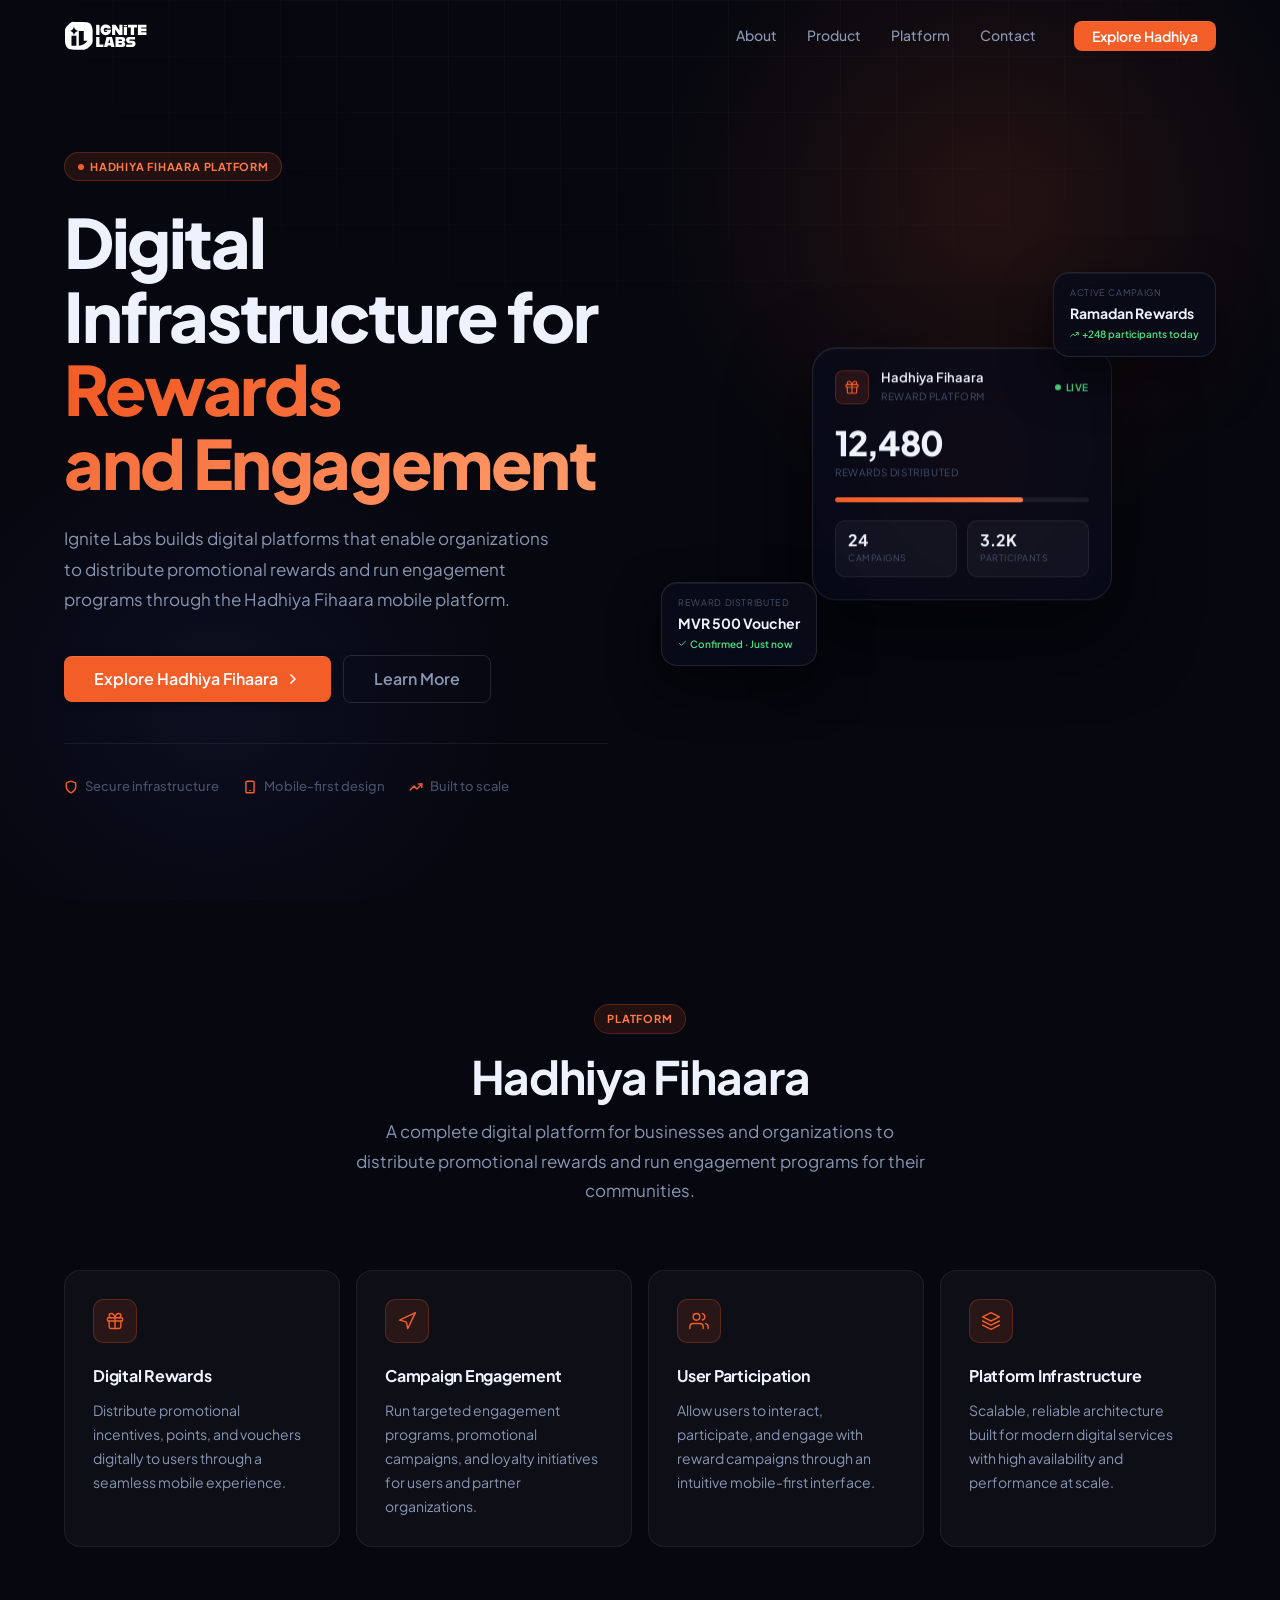
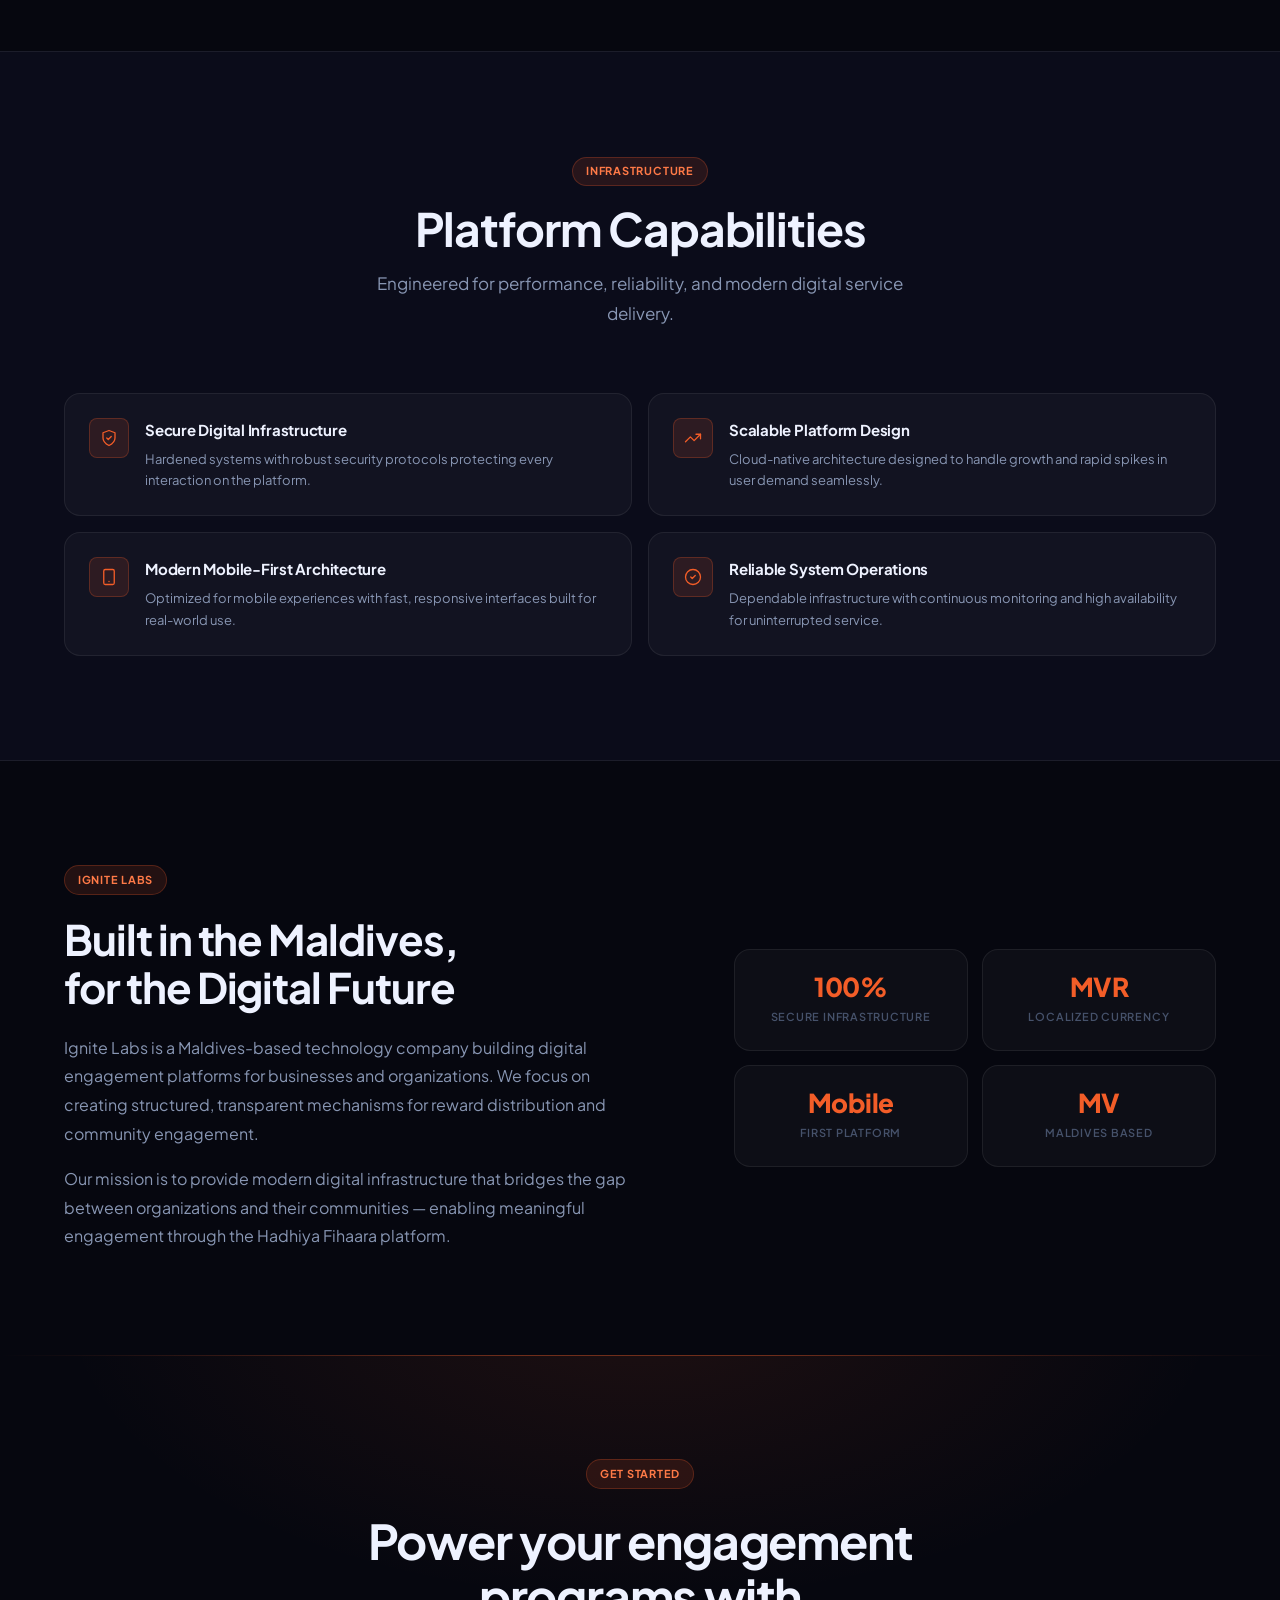
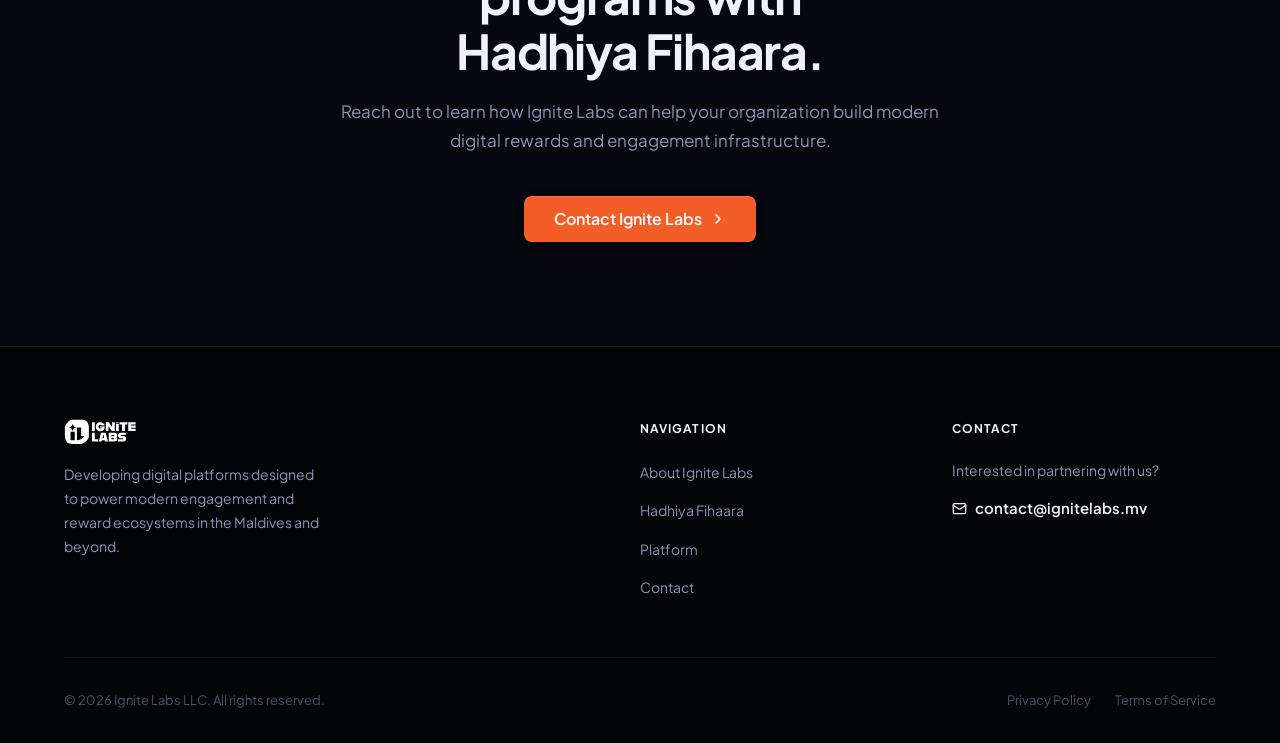
<file: index.html>
<!DOCTYPE html>
<html lang="en">
<head>
  <meta charset="UTF-8">
  <meta name="viewport" content="width=device-width, initial-scale=1.0">
  <title>Ignite Labs — Digital Infrastructure for Rewards and Engagement</title>
  <meta name="description" content="Ignite Labs builds digital platforms that enable organizations to distribute promotional rewards and run engagement programs through the Hadhiya Fihaara mobile platform.">
  <meta name="theme-color" content="#06070f">

  <link rel="preconnect" href="https://fonts.googleapis.com">
  <link rel="preconnect" href="https://fonts.gstatic.com" crossorigin>
  <link href="https://fonts.googleapis.com/css2?family=Plus+Jakarta+Sans:wght@400;500;600;700;800&display=swap" rel="stylesheet">
  <link rel="stylesheet" href="styles.css">
</head>
<body>

  <!-- ════════════════════════════════════════════
       NAVIGATION
  ════════════════════════════════════════════ -->
  <nav class="nav" id="nav">
    <div class="nav__inner">
      <a href="#" class="nav__logo" aria-label="Ignite Labs home">
        <img src="logo_hr_light.svg" alt="Ignite Labs">
      </a>

      <div class="nav__links">
        <a href="#about">About</a>
        <a href="#product">Product</a>
        <a href="#platform">Platform</a>
        <a href="#contact">Contact</a>
      </div>

      <div class="nav__cta">
        <a href="#product" class="btn btn--nav">Explore Hadhiya</a>
      </div>

      <button class="nav__mobile-btn" id="mobile-btn" aria-label="Open menu" aria-expanded="false">
        <svg xmlns="http://www.w3.org/2000/svg" width="22" height="22" viewBox="0 0 24 24"
             fill="none" stroke="currentColor" stroke-width="2"
             stroke-linecap="round" stroke-linejoin="round">
          <line x1="3" y1="6"  x2="21" y2="6"/>
          <line x1="3" y1="12" x2="21" y2="12"/>
          <line x1="3" y1="18" x2="21" y2="18"/>
        </svg>
      </button>
    </div>

    <div class="nav__mobile-menu" id="mobile-menu">
      <a href="#about">About</a>
      <a href="#product">Product</a>
      <a href="#platform">Platform</a>
      <a href="#contact">Contact</a>
      <a href="#product" class="btn btn--primary" style="margin-top:0.5rem;justify-content:center;">Explore Hadhiya</a>
    </div>
  </nav>


  <!-- ════════════════════════════════════════════
       HERO
  ════════════════════════════════════════════ -->
  <section class="hero" id="home">
    <div class="hero__bg" aria-hidden="true">
      <div class="hero__bg-r1"></div>
      <div class="hero__bg-r2"></div>
      <div class="hero__bg-grid"></div>
    </div>

    <div class="container hero__container">

      <!-- Left: copy -->
      <div class="hero__content">
        <div class="hero__eyebrow">
          <span class="badge">
            <span class="badge__dot"></span>
            Hadhiya Fihaara Platform
          </span>
        </div>

        <h1 class="hero__headline">
          Digital Infrastructure for
          <span>Rewards and&nbsp;Engagement</span>
        </h1>

        <p class="hero__subtext">
          Ignite Labs builds digital platforms that enable organizations to distribute
          promotional rewards and run engagement programs through the Hadhiya Fihaara
          mobile platform.
        </p>

        <div class="hero__actions">
          <a href="#product" class="btn btn--primary btn--lg">
            Explore Hadhiya Fihaara
            <svg xmlns="http://www.w3.org/2000/svg" width="16" height="16" viewBox="0 0 24 24"
                 fill="none" stroke="currentColor" stroke-width="2.5"
                 stroke-linecap="round" stroke-linejoin="round" aria-hidden="true">
              <path d="m9 18 6-6-6-6"/>
            </svg>
          </a>
          <a href="#about" class="btn btn--ghost btn--lg">Learn More</a>
        </div>

        <div class="hero__trust">
          <span class="hero__trust-item">
            <svg xmlns="http://www.w3.org/2000/svg" width="14" height="14" viewBox="0 0 24 24"
                 fill="none" stroke="currentColor" stroke-width="2.5"
                 stroke-linecap="round" stroke-linejoin="round" aria-hidden="true">
              <path d="M12 22s8-4 8-10V5l-8-3-8 3v7c0 6 8 10 8 10z"/>
            </svg>
            Secure infrastructure
          </span>
          <span class="hero__trust-item">
            <svg xmlns="http://www.w3.org/2000/svg" width="14" height="14" viewBox="0 0 24 24"
                 fill="none" stroke="currentColor" stroke-width="2.5"
                 stroke-linecap="round" stroke-linejoin="round" aria-hidden="true">
              <rect x="5" y="2" width="14" height="20" rx="2" ry="2"/>
              <line x1="12" y1="18" x2="12.01" y2="18"/>
            </svg>
            Mobile-first design
          </span>
          <span class="hero__trust-item">
            <svg xmlns="http://www.w3.org/2000/svg" width="14" height="14" viewBox="0 0 24 24"
                 fill="none" stroke="currentColor" stroke-width="2.5"
                 stroke-linecap="round" stroke-linejoin="round" aria-hidden="true">
              <polyline points="22 7 13.5 15.5 8.5 10.5 2 17"/>
              <polyline points="16 7 22 7 22 13"/>
            </svg>
            Built to scale
          </span>
        </div>
      </div>

      <!-- Right: CSS product mockup -->
      <div class="hero__visual" aria-hidden="true">
        <div class="mockup">
          <div class="mockup__glow"></div>

          <!-- Main dashboard card -->
          <div class="mockup__main">
            <div class="mockup__header">
              <div class="mockup__icon">
                <!-- Gift icon -->
                <svg xmlns="http://www.w3.org/2000/svg" width="16" height="16" viewBox="0 0 24 24"
                     fill="none" stroke="currentColor" stroke-width="1.75"
                     stroke-linecap="round" stroke-linejoin="round">
                  <rect x="3" y="8" width="18" height="4" rx="1"/>
                  <path d="M12 8v13M19 12v7a2 2 0 0 1-2 2H7a2 2 0 0 1-2-2v-7"/>
                  <path d="M7.5 8a2.5 2.5 0 0 1 0-5A4.8 8 0 0 1 12 8a4.8 8 0 0 1 4.5-5 2.5 2.5 0 0 1 0 5"/>
                </svg>
              </div>
              <div>
                <div class="mockup__name">Hadhiya Fihaara</div>
                <div class="mockup__sub">Reward Platform</div>
              </div>
              <div class="mockup__live">
                <span class="mockup__live-dot"></span>
                Live
              </div>
            </div>

            <div class="mockup__stat">
              <div class="mockup__stat-num">12,480</div>
              <div class="mockup__stat-lbl">Rewards Distributed</div>
            </div>

            <div class="mockup__bar">
              <div class="mockup__bar-fill"></div>
            </div>

            <div class="mockup__row">
              <div class="mockup__cell">
                <div class="mockup__cell-num">24</div>
                <div class="mockup__cell-lbl">Campaigns</div>
              </div>
              <div class="mockup__cell">
                <div class="mockup__cell-num">3.2K</div>
                <div class="mockup__cell-lbl">Participants</div>
              </div>
            </div>
          </div>

          <!-- Float card 1: campaign stat -->
          <div class="mockup__float mockup__float--1">
            <div class="mockup__float-eyebrow">Active Campaign</div>
            <div class="mockup__float-val">Ramadan Rewards</div>
            <div class="mockup__float-sub">
              <svg xmlns="http://www.w3.org/2000/svg" width="9" height="9" viewBox="0 0 24 24"
                   fill="none" stroke="currentColor" stroke-width="2.5"
                   stroke-linecap="round" stroke-linejoin="round" aria-hidden="true">
                <polyline points="22 7 13.5 15.5 8.5 10.5 2 17"/>
                <polyline points="16 7 22 7 22 13"/>
              </svg>
              +248 participants today
            </div>
          </div>

          <!-- Float card 2: reward notification -->
          <div class="mockup__float mockup__float--2">
            <div class="mockup__float-eyebrow">Reward Distributed</div>
            <div class="mockup__float-val">MVR 500 Voucher</div>
            <div class="mockup__float-sub">
              <svg xmlns="http://www.w3.org/2000/svg" width="9" height="9" viewBox="0 0 24 24"
                   fill="none" stroke="currentColor" stroke-width="2.5"
                   stroke-linecap="round" stroke-linejoin="round" aria-hidden="true">
                <polyline points="20 6 9 17 4 12"/>
              </svg>
              Confirmed · Just now
            </div>
          </div>
        </div>
      </div>

    </div>
  </section>


  <!-- ════════════════════════════════════════════
       PRODUCT OVERVIEW — Hadhiya Fihaara
  ════════════════════════════════════════════ -->
  <section class="section" id="product">
    <div class="container">

      <div class="section__header reveal">
        <span class="badge">Platform</span>
        <h2>Hadhiya Fihaara</h2>
        <p>
          A complete digital platform for businesses and organizations to distribute promotional
          rewards and run engagement programs for their communities.
        </p>
      </div>

      <div class="cards-grid">

        <div class="card reveal reveal-d1">
          <div class="card__icon">
            <!-- Gift -->
            <svg xmlns="http://www.w3.org/2000/svg" width="20" height="20" viewBox="0 0 24 24"
                 fill="none" stroke="currentColor" stroke-width="1.75"
                 stroke-linecap="round" stroke-linejoin="round" aria-hidden="true">
              <rect x="3" y="8" width="18" height="4" rx="1"/>
              <path d="M12 8v13M19 12v7a2 2 0 0 1-2 2H7a2 2 0 0 1-2-2v-7"/>
              <path d="M7.5 8a2.5 2.5 0 0 1 0-5A4.8 8 0 0 1 12 8a4.8 8 0 0 1 4.5-5 2.5 2.5 0 0 1 0 5"/>
            </svg>
          </div>
          <h3 class="card__title">Digital Rewards</h3>
          <p class="card__desc">
            Distribute promotional incentives, points, and vouchers digitally to users
            through a seamless mobile experience.
          </p>
        </div>

        <div class="card reveal reveal-d2">
          <div class="card__icon">
            <!-- Broadcast / send -->
            <svg xmlns="http://www.w3.org/2000/svg" width="20" height="20" viewBox="0 0 24 24"
                 fill="none" stroke="currentColor" stroke-width="1.75"
                 stroke-linecap="round" stroke-linejoin="round" aria-hidden="true">
              <path d="m3 11 19-9-9 19-2-8-8-2z"/>
            </svg>
          </div>
          <h3 class="card__title">Campaign Engagement</h3>
          <p class="card__desc">
            Run targeted engagement programs, promotional campaigns, and loyalty
            initiatives for users and partner organizations.
          </p>
        </div>

        <div class="card reveal reveal-d3">
          <div class="card__icon">
            <!-- Users -->
            <svg xmlns="http://www.w3.org/2000/svg" width="20" height="20" viewBox="0 0 24 24"
                 fill="none" stroke="currentColor" stroke-width="1.75"
                 stroke-linecap="round" stroke-linejoin="round" aria-hidden="true">
              <path d="M17 21v-2a4 4 0 0 0-4-4H5a4 4 0 0 0-4 4v2"/>
              <circle cx="9" cy="7" r="4"/>
              <path d="M23 21v-2a4 4 0 0 0-3-3.87"/>
              <path d="M16 3.13a4 4 0 0 1 0 7.75"/>
            </svg>
          </div>
          <h3 class="card__title">User Participation</h3>
          <p class="card__desc">
            Allow users to interact, participate, and engage with reward campaigns
            through an intuitive mobile-first interface.
          </p>
        </div>

        <div class="card reveal reveal-d4">
          <div class="card__icon">
            <!-- Layers -->
            <svg xmlns="http://www.w3.org/2000/svg" width="20" height="20" viewBox="0 0 24 24"
                 fill="none" stroke="currentColor" stroke-width="1.75"
                 stroke-linecap="round" stroke-linejoin="round" aria-hidden="true">
              <polygon points="12 2 2 7 12 12 22 7 12 2"/>
              <polyline points="2 17 12 22 22 17"/>
              <polyline points="2 12 12 17 22 12"/>
            </svg>
          </div>
          <h3 class="card__title">Platform Infrastructure</h3>
          <p class="card__desc">
            Scalable, reliable architecture built for modern digital services with
            high availability and performance at scale.
          </p>
        </div>

      </div>
    </div>
  </section>


  <!-- ════════════════════════════════════════════
       PLATFORM CAPABILITIES
  ════════════════════════════════════════════ -->
  <section class="section section--alt" id="platform">
    <div class="container">

      <div class="section__header reveal">
        <span class="badge">Infrastructure</span>
        <h2>Platform Capabilities</h2>
        <p>Engineered for performance, reliability, and modern digital service delivery.</p>
      </div>

      <div class="capabilities-grid">

        <div class="capability reveal reveal-d1">
          <div class="capability__icon">
            <!-- Shield check -->
            <svg xmlns="http://www.w3.org/2000/svg" width="18" height="18" viewBox="0 0 24 24"
                 fill="none" stroke="currentColor" stroke-width="1.75"
                 stroke-linecap="round" stroke-linejoin="round" aria-hidden="true">
              <path d="M12 22s8-4 8-10V5l-8-3-8 3v7c0 6 8 10 8 10z"/>
              <polyline points="9 12 11 14 15 10"/>
            </svg>
          </div>
          <div class="capability__body">
            <h3>Secure Digital Infrastructure</h3>
            <p>Hardened systems with robust security protocols protecting every interaction on the platform.</p>
          </div>
        </div>

        <div class="capability reveal reveal-d2">
          <div class="capability__icon">
            <!-- Trending up -->
            <svg xmlns="http://www.w3.org/2000/svg" width="18" height="18" viewBox="0 0 24 24"
                 fill="none" stroke="currentColor" stroke-width="1.75"
                 stroke-linecap="round" stroke-linejoin="round" aria-hidden="true">
              <polyline points="22 7 13.5 15.5 8.5 10.5 2 17"/>
              <polyline points="16 7 22 7 22 13"/>
            </svg>
          </div>
          <div class="capability__body">
            <h3>Scalable Platform Design</h3>
            <p>Cloud-native architecture designed to handle growth and rapid spikes in user demand seamlessly.</p>
          </div>
        </div>

        <div class="capability reveal reveal-d3">
          <div class="capability__icon">
            <!-- Smartphone -->
            <svg xmlns="http://www.w3.org/2000/svg" width="18" height="18" viewBox="0 0 24 24"
                 fill="none" stroke="currentColor" stroke-width="1.75"
                 stroke-linecap="round" stroke-linejoin="round" aria-hidden="true">
              <rect x="5" y="2" width="14" height="20" rx="2" ry="2"/>
              <line x1="12" y1="18" x2="12.01" y2="18"/>
            </svg>
          </div>
          <div class="capability__body">
            <h3>Modern Mobile-First Architecture</h3>
            <p>Optimized for mobile experiences with fast, responsive interfaces built for real-world use.</p>
          </div>
        </div>

        <div class="capability reveal reveal-d4">
          <div class="capability__icon">
            <!-- Check circle -->
            <svg xmlns="http://www.w3.org/2000/svg" width="18" height="18" viewBox="0 0 24 24"
                 fill="none" stroke="currentColor" stroke-width="1.75"
                 stroke-linecap="round" stroke-linejoin="round" aria-hidden="true">
              <circle cx="12" cy="12" r="10"/>
              <polyline points="9 12 11 14 15 10"/>
            </svg>
          </div>
          <div class="capability__body">
            <h3>Reliable System Operations</h3>
            <p>Dependable infrastructure with continuous monitoring and high availability for uninterrupted service.</p>
          </div>
        </div>

      </div>
    </div>
  </section>


  <!-- ════════════════════════════════════════════
       ABOUT IGNITE LABS
  ════════════════════════════════════════════ -->
  <section class="section" id="about">
    <div class="container">
      <div class="about__layout">

        <div class="about__content reveal">
          <div class="about__badge">
            <span class="badge">Ignite Labs</span>
          </div>
          <h2 class="about__headline">
            Built in the Maldives,<br>for the Digital Future
          </h2>
          <p class="about__body">
            Ignite Labs is a Maldives-based technology company building digital engagement
            platforms for businesses and organizations. We focus on creating structured,
            transparent mechanisms for reward distribution and community engagement.
          </p>
          <p class="about__body">
            Our mission is to provide modern digital infrastructure that bridges the gap
            between organizations and their communities — enabling meaningful engagement
            through the Hadhiya Fihaara platform.
          </p>
        </div>

        <div class="about__stats reveal reveal-d2">
          <div class="stat-card">
            <div class="stat-card__val">100%</div>
            <div class="stat-card__lbl">Secure Infrastructure</div>
          </div>
          <div class="stat-card">
            <div class="stat-card__val">MVR</div>
            <div class="stat-card__lbl">Localized Currency</div>
          </div>
          <div class="stat-card">
            <div class="stat-card__val">Mobile</div>
            <div class="stat-card__lbl">First Platform</div>
          </div>
          <div class="stat-card">
            <div class="stat-card__val">MV</div>
            <div class="stat-card__lbl">Maldives Based</div>
          </div>
        </div>

      </div>
    </div>
  </section>


  <!-- ════════════════════════════════════════════
       CALL TO ACTION
  ════════════════════════════════════════════ -->
  <section class="section cta-section">
    <div class="container">
      <div class="cta__inner reveal">
        <span class="badge">Get Started</span>
        <h2>Power your engagement programs with Hadhiya&nbsp;Fihaara.</h2>
        <p>
          Reach out to learn how Ignite Labs can help your organization build modern
          digital rewards and engagement infrastructure.
        </p>
        <a href="mailto:contact@ignitelabs.mv" class="btn btn--primary btn--lg">
          Contact Ignite Labs
          <svg xmlns="http://www.w3.org/2000/svg" width="16" height="16" viewBox="0 0 24 24"
               fill="none" stroke="currentColor" stroke-width="2.5"
               stroke-linecap="round" stroke-linejoin="round" aria-hidden="true">
            <path d="m9 18 6-6-6-6"/>
          </svg>
        </a>
      </div>
    </div>
  </section>


  <!-- ════════════════════════════════════════════
       FOOTER
  ════════════════════════════════════════════ -->
  <footer class="footer" id="contact">
    <div class="container">

      <div class="footer__grid">

        <div class="footer__brand">
          <img src="logo_hr_light.svg" alt="Ignite Labs">
          <p>
            Developing digital platforms designed to power modern engagement
            and reward ecosystems in the Maldives and beyond.
          </p>
        </div>

        <div class="footer__col">
          <div class="footer__col-title">Navigation</div>
          <ul class="footer__links">
            <li><a href="#about">About Ignite Labs</a></li>
            <li><a href="#product">Hadhiya Fihaara</a></li>
            <li><a href="#platform">Platform</a></li>
            <li><a href="#contact">Contact</a></li>
          </ul>
        </div>

        <div class="footer__col footer__contact">
          <div class="footer__col-title">Contact</div>
          <p>Interested in partnering with us?</p>
          <a href="mailto:contact@ignitelabs.mv" class="footer__email">
            <svg xmlns="http://www.w3.org/2000/svg" width="15" height="15" viewBox="0 0 24 24"
                 fill="none" stroke="currentColor" stroke-width="2"
                 stroke-linecap="round" stroke-linejoin="round" aria-hidden="true">
              <rect x="2" y="4" width="20" height="16" rx="2"/>
              <path d="m22 7-8.97 5.7a1.94 1.94 0 0 1-2.06 0L2 7"/>
            </svg>
            contact@ignitelabs.mv
          </a>
        </div>

      </div>

      <div class="footer__bottom">
        <p>© 2026 Ignite Labs LLC. All rights reserved.</p>
        <div class="footer__legal">
          <a href="privacy.html">Privacy Policy</a>
          <a href="terms.html">Terms of Service</a>
        </div>
      </div>

    </div>
  </footer>

  <script src="script.js"></script>
</body>
</html>
</file>
<file: styles.css>
/* ============================================================
   IGNITE LABS — styles.css
   Premium fintech/SaaS landing page
   ============================================================ */

/* ── 1. CSS Custom Properties ─────────────────────────────── */
:root {
  /* Colors */
  --bg:            #06070f;
  --bg-elevated:   #0b0c1a;
  --bg-surface:    rgba(255, 255, 255, 0.032);
  --bg-hover:      rgba(255, 255, 255, 0.055);

  --brand:         #f35d28;
  --brand-light:   #ff7a47;
  --brand-muted:   rgba(243, 93, 40, 0.12);
  --brand-glow:    rgba(243, 93, 40, 0.28);
  --brand-border:  rgba(243, 93, 40, 0.25);

  --text-primary:  #eef2ff;
  --text-secondary:#8896b3;
  --text-muted:    #46526b;

  --border:        rgba(255, 255, 255, 0.07);
  --border-strong: rgba(255, 255, 255, 0.12);

  /* Typography */
  --font: 'Plus Jakarta Sans', 'Inter', system-ui, -apple-system, sans-serif;

  /* Layout */
  --container:     1200px;
  --pad:           1.5rem;
  --section-y:     6.5rem;

  /* Radii */
  --r-sm:  0.5rem;
  --r-md:  0.75rem;
  --r-lg:  1rem;
  --r-xl:  1.5rem;
  --r-pill:9999px;

  /* Motion */
  --ease:  cubic-bezier(0.4, 0, 0.2, 1);
  --t:     200ms;
  --t-md:  350ms;
  --t-lg:  600ms;
}

/* ── 2. Base Reset ────────────────────────────────────────── */
*, *::before, *::after {
  box-sizing: border-box;
  margin: 0;
  padding: 0;
}

html {
  scroll-behavior: smooth;
  -webkit-font-smoothing: antialiased;
  -moz-osx-font-smoothing: grayscale;
  text-size-adjust: 100%;
}

body {
  font-family: var(--font);
  background-color: var(--bg);
  color: var(--text-secondary);
  line-height: 1.65;
  overflow-x: hidden;
}

img, svg { display: block; max-width: 100%; }
a        { text-decoration: none; color: inherit; }
ul       { list-style: none; }

/* ── 3. Layout Utilities ──────────────────────────────────── */
.container {
  max-width: var(--container);
  margin: 0 auto;
  padding: 0 var(--pad);
}

.section {
  padding: var(--section-y) 0;
}

.section--alt {
  background: var(--bg-elevated);
  border-top:    1px solid var(--border);
  border-bottom: 1px solid var(--border);
}

/* ── 4. Components ────────────────────────────────────────── */

/* Badge */
.badge {
  display: inline-flex;
  align-items: center;
  gap: 0.4rem;
  padding: 0.3rem 0.8rem;
  border-radius: var(--r-pill);
  border: 1px solid var(--brand-border);
  background: var(--brand-muted);
  font-size: 0.6875rem;
  font-weight: 700;
  letter-spacing: 0.07em;
  text-transform: uppercase;
  color: var(--brand-light);
}

.badge__dot {
  width: 6px;
  height: 6px;
  border-radius: 50%;
  background: var(--brand);
  flex-shrink: 0;
}

/* Buttons */
.btn {
  display: inline-flex;
  align-items: center;
  gap: 0.45rem;
  padding: 0.75rem 1.5rem;
  border-radius: var(--r-sm);
  font-family: var(--font);
  font-size: 0.9375rem;
  font-weight: 600;
  line-height: 1;
  cursor: pointer;
  border: none;
  transition: all var(--t) var(--ease);
  white-space: nowrap;
  position: relative;
}

.btn--primary {
  background: var(--brand);
  color: #fff;
  box-shadow: 0 1px 0 rgba(255,255,255,0.12) inset, 0 2px 8px rgba(0,0,0,0.3);
}
.btn--primary:hover {
  background: var(--brand-light);
  transform: translateY(-1px);
  box-shadow: 0 8px 24px var(--brand-glow), 0 1px 0 rgba(255,255,255,0.12) inset;
}
.btn--primary:active { transform: translateY(0); }

.btn--ghost {
  background: transparent;
  color: var(--text-secondary);
  border: 1px solid var(--border-strong);
}
.btn--ghost:hover {
  color: var(--text-primary);
  border-color: rgba(255,255,255,0.2);
  background: var(--bg-surface);
  transform: translateY(-1px);
}

.btn--lg {
  padding: 0.9375rem 1.875rem;
  font-size: 1rem;
}

.btn--nav {
  padding: 0.5rem 1.125rem;
  font-size: 0.875rem;
  background: var(--brand);
  color: #fff;
  border-radius: var(--r-sm);
  box-shadow: 0 1px 0 rgba(255,255,255,0.1) inset;
}
.btn--nav:hover {
  background: var(--brand-light);
  transform: translateY(-1px);
  box-shadow: 0 6px 20px var(--brand-glow);
}

/* Section header */
.section__header {
  text-align: center;
  max-width: 580px;
  margin: 0 auto 4rem;
}
.section__header .badge { margin-bottom: 1rem; }
.section__header h2 {
  font-size: clamp(2rem, 4vw, 2.875rem);
  font-weight: 700;
  color: var(--text-primary);
  letter-spacing: -0.025em;
  line-height: 1.15;
  margin-bottom: 0.875rem;
}
.section__header p {
  font-size: 1.0625rem;
  line-height: 1.75;
  color: var(--text-secondary);
}

/* ── 5. Navigation ────────────────────────────────────────── */
.nav {
  position: fixed;
  top: 0; left: 0; right: 0;
  z-index: 100;
  transition: background var(--t-md) var(--ease),
              border-color var(--t-md) var(--ease),
              backdrop-filter var(--t-md) var(--ease);
}
.nav.scrolled {
  background: rgba(6, 7, 15, 0.82);
  backdrop-filter: blur(24px) saturate(180%);
  -webkit-backdrop-filter: blur(24px) saturate(180%);
  border-bottom: 1px solid var(--border);
}

.nav__inner {
  display: flex;
  align-items: center;
  gap: 1.5rem;
  height: 4.5rem;
  max-width: var(--container);
  margin: 0 auto;
  padding: 0 var(--pad);
}

.nav__logo { flex-shrink: 0; }
.nav__logo img { height: 1.875rem; width: auto; }

.nav__links {
  display: flex;
  align-items: center;
  gap: 0.125rem;
  margin-left: auto;
}
.nav__links a {
  padding: 0.4375rem 0.875rem;
  font-size: 0.875rem;
  font-weight: 500;
  color: var(--text-secondary);
  border-radius: var(--r-sm);
  transition: color var(--t) var(--ease), background var(--t) var(--ease);
}
.nav__links a:hover {
  color: var(--text-primary);
  background: var(--bg-surface);
}

.nav__cta { flex-shrink: 0; }

.nav__mobile-btn {
  display: none;
  flex-shrink: 0;
  margin-left: auto;
  background: none;
  border: none;
  cursor: pointer;
  padding: 0.375rem;
  color: var(--text-secondary);
  border-radius: var(--r-sm);
  transition: color var(--t) var(--ease), background var(--t) var(--ease);
}
.nav__mobile-btn:hover {
  color: var(--text-primary);
  background: var(--bg-surface);
}

.nav__mobile-menu {
  display: none;
  flex-direction: column;
  gap: 0.125rem;
  padding: 0.75rem var(--pad) 1.25rem;
  background: rgba(6, 7, 15, 0.96);
  backdrop-filter: blur(20px);
  -webkit-backdrop-filter: blur(20px);
  border-bottom: 1px solid var(--border);
}
.nav__mobile-menu.open { display: flex; }
.nav__mobile-menu a {
  padding: 0.6875rem 1rem;
  font-size: 0.9375rem;
  font-weight: 500;
  color: var(--text-secondary);
  border-radius: var(--r-md);
  transition: color var(--t) var(--ease), background var(--t) var(--ease);
}
.nav__mobile-menu a:hover {
  color: var(--text-primary);
  background: var(--bg-surface);
}

/* ── 6. Hero ──────────────────────────────────────────────── */
.hero {
  position: relative;
  min-height: 100svh;
  display: flex;
  align-items: center;
  overflow: hidden;
  padding: 8rem 0 5rem;
}

/* Background layers */
.hero__bg {
  position: absolute;
  inset: 0;
  pointer-events: none;
  z-index: 0;
}
.hero__bg-r1 {
  position: absolute;
  top: -15%;
  right: -5%;
  width: 55%;
  height: 75%;
  background: radial-gradient(ellipse at center,
    rgba(243, 93, 40, 0.13) 0%,
    rgba(243, 93, 40, 0.04) 45%,
    transparent 70%);
}
.hero__bg-r2 {
  position: absolute;
  bottom: -10%;
  left: -8%;
  width: 50%;
  height: 65%;
  background: radial-gradient(ellipse at center,
    rgba(99, 102, 241, 0.08) 0%,
    transparent 65%);
}
.hero__bg-grid {
  position: absolute;
  inset: 0;
  background-image:
    linear-gradient(rgba(255,255,255,0.022) 1px, transparent 1px),
    linear-gradient(90deg, rgba(255,255,255,0.022) 1px, transparent 1px);
  background-size: 56px 56px;
  mask-image: radial-gradient(ellipse 80% 60% at 50% 0%, black 20%, transparent 80%);
  -webkit-mask-image: radial-gradient(ellipse 80% 60% at 50% 0%, black 20%, transparent 80%);
}

.hero__container {
  position: relative;
  z-index: 1;
  display: grid;
  grid-template-columns: 1fr 1fr;
  gap: 4rem;
  align-items: center;
}

.hero__eyebrow { margin-bottom: 1.5rem; }

.hero__headline {
  font-size: clamp(2.75rem, 5.5vw, 4.25rem);
  font-weight: 800;
  line-height: 1.08;
  letter-spacing: -0.035em;
  color: var(--text-primary);
  margin-bottom: 1.5rem;
}
.hero__headline span {
  background: linear-gradient(130deg, #f35d28 10%, #ff9b6a 100%);
  -webkit-background-clip: text;
  -webkit-text-fill-color: transparent;
  background-clip: text;
}

.hero__subtext {
  font-size: 1.0625rem;
  line-height: 1.8;
  color: var(--text-secondary);
  max-width: 500px;
  margin-bottom: 2.5rem;
}

.hero__actions {
  display: flex;
  align-items: center;
  gap: 0.75rem;
  flex-wrap: wrap;
}

.hero__trust {
  display: flex;
  align-items: center;
  gap: 1.5rem;
  margin-top: 2.5rem;
  padding-top: 2rem;
  border-top: 1px solid var(--border);
}
.hero__trust-item {
  display: flex;
  align-items: center;
  gap: 0.4375rem;
  font-size: 0.8125rem;
  color: var(--text-muted);
  font-weight: 500;
}
.hero__trust-item svg { color: var(--brand); flex-shrink: 0; }

/* ── Hero Visual / Mockup ─────────────────────────────────── */
.hero__visual {
  position: relative;
  height: 480px;
}

.mockup {
  position: relative;
  width: 100%;
  height: 100%;
}

.mockup__glow {
  position: absolute;
  top: 50%; left: 50%;
  transform: translate(-40%, -50%);
  width: 300px; height: 300px;
  background: radial-gradient(circle, rgba(243, 93, 40, 0.18) 0%, transparent 70%);
  pointer-events: none;
}

/* Main dashboard card */
.mockup__main {
  position: absolute;
  top: 50%; left: 50%;
  transform: translate(-44%, -50%);
  width: 300px;
  background: rgba(10, 11, 24, 0.88);
  backdrop-filter: blur(32px) saturate(160%);
  -webkit-backdrop-filter: blur(32px) saturate(160%);
  border: 1px solid rgba(255, 255, 255, 0.1);
  border-radius: var(--r-xl);
  padding: 1.375rem;
  box-shadow:
    0 32px 80px rgba(0, 0, 0, 0.65),
    0 1px 0 rgba(255, 255, 255, 0.07) inset;
  z-index: 2;
}

.mockup__header {
  display: flex;
  align-items: center;
  gap: 0.75rem;
  margin-bottom: 1.375rem;
}

.mockup__icon {
  width: 34px; height: 34px;
  border-radius: 0.5rem;
  background: var(--brand-muted);
  border: 1px solid var(--brand-border);
  display: flex; align-items: center; justify-content: center;
  flex-shrink: 0;
  color: var(--brand);
}
.mockup__icon svg { width: 16px; height: 16px; }

.mockup__name {
  font-size: 0.8125rem;
  font-weight: 600;
  color: var(--text-primary);
  line-height: 1.2;
}
.mockup__sub {
  font-size: 0.625rem;
  color: var(--text-muted);
  margin-top: 2px;
  text-transform: uppercase;
  letter-spacing: 0.05em;
}

.mockup__live {
  margin-left: auto;
  display: flex;
  align-items: center;
  gap: 0.3125rem;
  font-size: 0.625rem;
  font-weight: 700;
  color: #4ade80;
  text-transform: uppercase;
  letter-spacing: 0.06em;
}
.mockup__live-dot {
  width: 6px; height: 6px;
  border-radius: 50%;
  background: #4ade80;
  animation: live-pulse 2.2s ease-in-out infinite;
}

.mockup__stat { margin-bottom: 1rem; }
.mockup__stat-num {
  font-size: 2.125rem;
  font-weight: 800;
  color: var(--text-primary);
  letter-spacing: -0.04em;
  line-height: 1;
}
.mockup__stat-lbl {
  font-size: 0.625rem;
  color: var(--text-muted);
  text-transform: uppercase;
  letter-spacing: 0.06em;
  margin-top: 0.25rem;
}

.mockup__bar {
  height: 5px;
  background: rgba(255,255,255,0.07);
  border-radius: var(--r-pill);
  overflow: hidden;
  margin-bottom: 1.125rem;
}
.mockup__bar-fill {
  height: 100%;
  width: 74%;
  background: linear-gradient(90deg, var(--brand) 0%, var(--brand-light) 100%);
  border-radius: var(--r-pill);
}

.mockup__row {
  display: grid;
  grid-template-columns: 1fr 1fr;
  gap: 0.625rem;
}
.mockup__cell {
  padding: 0.6875rem 0.75rem;
  background: rgba(255,255,255,0.04);
  border: 1px solid var(--border);
  border-radius: 0.625rem;
}
.mockup__cell-num {
  font-size: 1rem;
  font-weight: 700;
  color: var(--text-primary);
  line-height: 1;
}
.mockup__cell-lbl {
  font-size: 0.5625rem;
  color: var(--text-muted);
  text-transform: uppercase;
  letter-spacing: 0.06em;
  margin-top: 3px;
}

/* Floating cards */
.mockup__float {
  position: absolute;
  background: rgba(10, 11, 24, 0.92);
  backdrop-filter: blur(20px);
  -webkit-backdrop-filter: blur(20px);
  border: 1px solid rgba(255, 255, 255, 0.1);
  border-radius: var(--r-lg);
  padding: 0.8125rem 1rem;
  box-shadow: 0 20px 48px rgba(0,0,0,0.55), 0 1px 0 rgba(255,255,255,0.06) inset;
  z-index: 3;
  min-width: 152px;
}
.mockup__float-eyebrow {
  font-size: 0.5625rem;
  color: var(--text-muted);
  text-transform: uppercase;
  letter-spacing: 0.07em;
  margin-bottom: 0.25rem;
}
.mockup__float-val {
  font-size: 0.875rem;
  font-weight: 700;
  color: var(--text-primary);
  line-height: 1.2;
}
.mockup__float-sub {
  font-size: 0.625rem;
  font-weight: 600;
  color: #4ade80;
  margin-top: 0.25rem;
  display: flex;
  align-items: center;
  gap: 3px;
}
.mockup__float-sub svg { width: 9px; height: 9px; }

.mockup__float--1 {
  top: 8%;
  right: 0%;
  animation: float-a 5.5s ease-in-out infinite;
}
.mockup__float--2 {
  bottom: 10%;
  left: -2%;
  animation: float-b 6.5s ease-in-out infinite;
}

/* ── 7. Product Cards ─────────────────────────────────────── */
.cards-grid {
  display: grid;
  grid-template-columns: repeat(4, 1fr);
  gap: 1rem;
}

.card {
  background: var(--bg-surface);
  border: 1px solid var(--border);
  border-radius: var(--r-lg);
  padding: 1.75rem;
  transition:
    border-color var(--t-md) var(--ease),
    background   var(--t-md) var(--ease),
    transform    var(--t-md) var(--ease),
    box-shadow   var(--t-md) var(--ease);
  cursor: default;
}
.card:hover {
  border-color: var(--border-strong);
  background: var(--bg-hover);
  transform: translateY(-3px);
  box-shadow: 0 12px 40px rgba(0,0,0,0.35);
}

.card__icon {
  width: 44px; height: 44px;
  border-radius: 0.625rem;
  background: var(--brand-muted);
  border: 1px solid var(--brand-border);
  display: flex; align-items: center; justify-content: center;
  margin-bottom: 1.25rem;
  color: var(--brand);
  transition: background var(--t) var(--ease);
}
.card__icon svg { width: 20px; height: 20px; }
.card:hover .card__icon { background: rgba(243, 93, 40, 0.18); }

.card__title {
  font-size: 1rem;
  font-weight: 700;
  color: var(--text-primary);
  margin-bottom: 0.625rem;
  letter-spacing: -0.015em;
}
.card__desc {
  font-size: 0.875rem;
  line-height: 1.7;
  color: var(--text-secondary);
}

/* ── 8. Platform Capabilities ─────────────────────────────── */
.capabilities-grid {
  display: grid;
  grid-template-columns: repeat(2, 1fr);
  gap: 1rem;
}

.capability {
  display: flex;
  gap: 1rem;
  padding: 1.5rem;
  border: 1px solid var(--border);
  border-radius: var(--r-lg);
  background: var(--bg-surface);
  transition:
    border-color var(--t-md) var(--ease),
    background   var(--t-md) var(--ease),
    transform    var(--t-md) var(--ease);
  cursor: default;
}
.capability:hover {
  border-color: var(--border-strong);
  background: var(--bg-hover);
  transform: translateY(-2px);
}

.capability__icon {
  width: 40px; height: 40px;
  border-radius: var(--r-sm);
  background: var(--brand-muted);
  border: 1px solid var(--brand-border);
  display: flex; align-items: center; justify-content: center;
  flex-shrink: 0;
  color: var(--brand);
}
.capability__icon svg { width: 18px; height: 18px; }

.capability__body h3 {
  font-size: 0.9375rem;
  font-weight: 700;
  color: var(--text-primary);
  margin-bottom: 0.375rem;
  letter-spacing: -0.015em;
}
.capability__body p {
  font-size: 0.8125rem;
  line-height: 1.65;
  color: var(--text-secondary);
}

/* ── 9. About ─────────────────────────────────────────────── */
.about__layout {
  display: grid;
  grid-template-columns: 1.1fr 0.9fr;
  gap: 5rem;
  align-items: center;
}

.about__badge { margin-bottom: 1.25rem; }

.about__headline {
  font-size: clamp(1.875rem, 3.5vw, 2.625rem);
  font-weight: 700;
  color: var(--text-primary);
  letter-spacing: -0.025em;
  line-height: 1.15;
  margin-bottom: 1.375rem;
}

.about__body {
  font-size: 1rem;
  line-height: 1.8;
  color: var(--text-secondary);
  margin-bottom: 1rem;
}
.about__body:last-child { margin-bottom: 0; }

.about__stats {
  display: grid;
  grid-template-columns: 1fr 1fr;
  gap: 0.875rem;
}

.stat-card {
  background: var(--bg-surface);
  border: 1px solid var(--border);
  border-radius: var(--r-lg);
  padding: 1.5rem 1.25rem;
  text-align: center;
  transition: border-color var(--t) var(--ease), background var(--t) var(--ease);
}
.stat-card:hover {
  border-color: var(--border-strong);
  background: var(--bg-hover);
}
.stat-card__val {
  font-size: 1.625rem;
  font-weight: 800;
  color: var(--brand);
  letter-spacing: -0.02em;
  line-height: 1;
  margin-bottom: 0.5rem;
}
.stat-card__lbl {
  font-size: 0.6875rem;
  font-weight: 600;
  text-transform: uppercase;
  letter-spacing: 0.07em;
  color: var(--text-muted);
}

/* ── 10. CTA Section ─────────────────────────────────────── */
.cta-section {
  position: relative;
  overflow: hidden;
}
.cta-section::before {
  content: '';
  position: absolute;
  inset: 0;
  background: radial-gradient(ellipse 70% 80% at 50% -10%,
    rgba(243, 93, 40, 0.1) 0%,
    transparent 65%);
  pointer-events: none;
}
.cta-section::after {
  content: '';
  position: absolute;
  top: 0; left: 0; right: 0;
  height: 1px;
  background: linear-gradient(90deg,
    transparent 0%,
    rgba(243, 93, 40, 0.4) 40%,
    rgba(243, 93, 40, 0.4) 60%,
    transparent 100%);
}

.cta__inner {
  text-align: center;
  max-width: 600px;
  margin: 0 auto;
  position: relative;
  z-index: 1;
}
.cta__inner .badge { margin-bottom: 1.5rem; }
.cta__inner h2 {
  font-size: clamp(2rem, 4vw, 3rem);
  font-weight: 700;
  color: var(--text-primary);
  letter-spacing: -0.025em;
  line-height: 1.15;
  margin-bottom: 1.125rem;
}
.cta__inner p {
  font-size: 1.0625rem;
  line-height: 1.75;
  margin-bottom: 2.5rem;
}

/* ── 11. Footer ──────────────────────────────────────────── */
.footer {
  background: #040509;
  border-top: 1px solid var(--border);
  padding: 4.5rem 0 2rem;
}

.footer__grid {
  display: grid;
  grid-template-columns: 2fr 1fr 1fr;
  gap: 3rem;
  margin-bottom: 3.5rem;
}

.footer__brand img {
  height: 1.625rem;
  margin-bottom: 1.125rem;
}
.footer__brand p {
  font-size: 0.875rem;
  line-height: 1.7;
  max-width: 260px;
  color: var(--text-secondary);
}

.footer__col-title {
  font-size: 0.75rem;
  font-weight: 700;
  color: var(--text-primary);
  text-transform: uppercase;
  letter-spacing: 0.09em;
  margin-bottom: 1.25rem;
}

.footer__links { display: flex; flex-direction: column; gap: 0.75rem; }
.footer__links a {
  font-size: 0.875rem;
  color: var(--text-secondary);
  transition: color var(--t) var(--ease);
}
.footer__links a:hover { color: var(--text-primary); }

.footer__contact p {
  font-size: 0.875rem;
  color: var(--text-secondary);
  margin-bottom: 0.875rem;
}
.footer__email {
  display: inline-flex;
  align-items: center;
  gap: 0.5rem;
  font-size: 0.9375rem;
  font-weight: 600;
  color: var(--text-primary);
  transition: color var(--t) var(--ease);
}
.footer__email svg { width: 15px; height: 15px; flex-shrink: 0; }
.footer__email:hover { color: var(--brand); }

.footer__bottom {
  border-top: 1px solid var(--border);
  padding-top: 2rem;
  display: flex;
  justify-content: space-between;
  align-items: center;
  flex-wrap: wrap;
  gap: 1rem;
}
.footer__bottom p,
.footer__bottom a {
  font-size: 0.8125rem;
  color: var(--text-muted);
}
.footer__bottom a:hover { color: var(--text-secondary); }
.footer__legal { display: flex; gap: 1.5rem; }

/* ── 12. Reveal Animations ───────────────────────────────── */
.reveal {
  opacity: 0;
  transform: translateY(20px);
  transition:
    opacity  var(--t-lg) var(--ease),
    transform var(--t-lg) var(--ease);
}
.reveal.visible {
  opacity: 1;
  transform: translateY(0);
}
.reveal-d1 { transition-delay: 100ms; }
.reveal-d2 { transition-delay: 200ms; }
.reveal-d3 { transition-delay: 300ms; }
.reveal-d4 { transition-delay: 400ms; }

/* ── 13. Keyframes ───────────────────────────────────────── */
@keyframes float-a {
  0%, 100% { transform: translateY(0)    rotate(-0.5deg); }
  50%       { transform: translateY(-10px) rotate(0.5deg); }
}
@keyframes float-b {
  0%, 100% { transform: translateY(0)   rotate(0.5deg);  }
  50%       { transform: translateY(-8px) rotate(-0.5deg); }
}
@keyframes live-pulse {
  0%, 100% { opacity: 1;   box-shadow: 0 0 0 0   rgba(74,222,128,0.45); }
  60%       { opacity: 0.8; box-shadow: 0 0 0 5px rgba(74,222,128,0);    }
}

/* ── 14. Responsive ──────────────────────────────────────── */
@media (max-width: 1100px) {
  .cards-grid {
    grid-template-columns: repeat(2, 1fr);
  }
}

@media (max-width: 1024px) {
  .hero__container {
    grid-template-columns: 1fr;
    gap: 0;
    text-align: center;
  }
  .hero__subtext { max-width: none; }
  .hero__actions { justify-content: center; }
  .hero__trust   { justify-content: center; flex-wrap: wrap; }
  .hero__visual  { display: none; }

  .about__layout {
    grid-template-columns: 1fr;
    gap: 3rem;
  }
}

@media (max-width: 768px) {
  :root {
    --section-y: 4.5rem;
  }

  .nav__links,
  .nav__cta { display: none; }
  .nav__mobile-btn { display: flex; }

  .cards-grid {
    grid-template-columns: 1fr;
    gap: 0.875rem;
  }

  .capabilities-grid {
    grid-template-columns: 1fr;
    gap: 0.875rem;
  }

  .footer__grid {
    grid-template-columns: 1fr;
    gap: 2.5rem;
  }

  .footer__bottom {
    flex-direction: column;
    align-items: flex-start;
    gap: 0.75rem;
  }

  .about__stats {
    grid-template-columns: repeat(2, 1fr);
  }
}

@media (max-width: 480px) {
  .hero__actions { flex-direction: column; width: 100%; }
  .hero__actions .btn { width: 100%; justify-content: center; }

  .about__stats {
    grid-template-columns: repeat(2, 1fr);
  }
}
</file>
